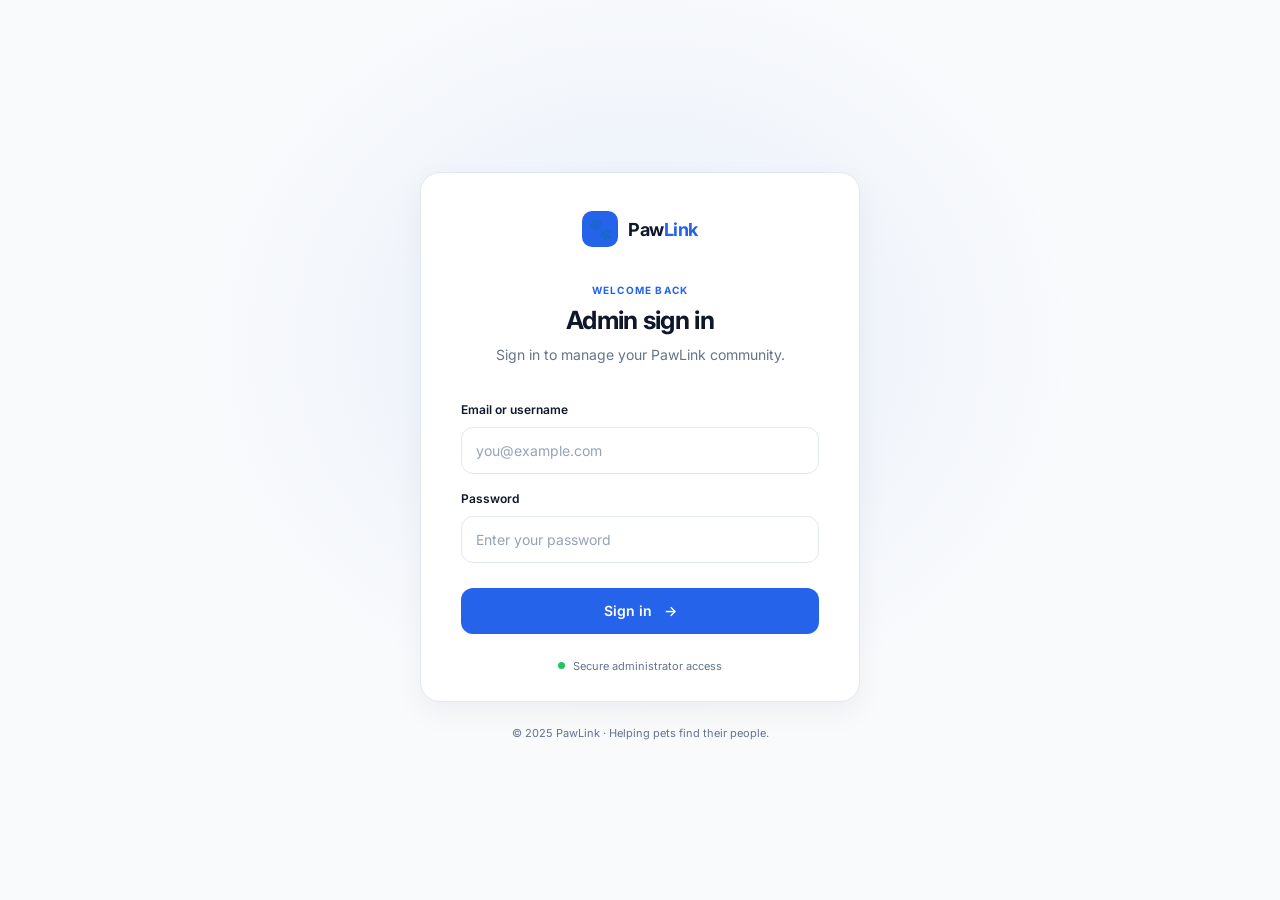
<file: index.html>
<!doctype html>
<html lang="en">
<head>
  <meta charset="utf-8">
  <meta name="viewport" content="width=device-width, initial-scale=1">
  <meta name="theme-color" content="#f8fafc">
  <title>Admin Login · PawLink</title>
  <link rel="preconnect" href="https://fonts.googleapis.com">
  <link rel="preconnect" href="https://fonts.gstatic.com" crossorigin>
  <link href="https://fonts.googleapis.com/css2?family=Inter:wght@400;500;600;700&display=swap" rel="stylesheet">
  <link rel="stylesheet" href="style.css">
  <script src="app.js" defer></script>
</head>
<body class="login-page">
  <main class="login-layout">
    <section class="auth-card" aria-labelledby="login-title">
      <a class="brand brand-centered" href="index.html" aria-label="PawLink admin login">
        <span class="brand-mark" aria-hidden="true"><svg viewBox="0 0 40 40" role="img"><path d="M20 31.2c-2.7-2.1-10.7-7.5-10.7-14.4a6.1 6.1 0 0 1 10.7-4 6.1 6.1 0 0 1 10.7 4c0 6.9-8 12.3-10.7 14.4Z"/><circle cx="11" cy="9" r="3"/><circle cx="19" cy="6.5" r="3"/><circle cx="27" cy="9" r="3"/></svg></span>
        <span class="brand-name">PawLink<span class="brand-admin">ADMIN</span></span>
      </a>
      <div class="auth-heading">
        <p class="eyebrow">WELCOME BACK</p>
        <h1 id="login-title">Admin sign in</h1>
        <p class="muted">Sign in to manage your PawLink community.</p>
      </div>
      <form id="login-form" class="login-form">
        <label for="username">Email or username</label>
        <input id="username" name="username" type="text" autocomplete="username" placeholder="you@example.com" required>
        <label for="password">Password</label>
        <input id="password" name="password" type="password" autocomplete="current-password" placeholder="Enter your password" required>
        <button class="button button-primary button-full" type="submit">Sign in <span aria-hidden="true">→</span></button>
      </form>
      <p class="login-footnote"><span class="secure-dot" aria-hidden="true"></span> Secure administrator access</p>
    </section>
    <p class="login-copyright">© 2025 PawLink · Helping pets find their people.</p>
  </main>
</body>
</html>
</file>
<file: style.css>
@import url('https://fonts.googleapis.com/css2?family=Inter:wght@400;500;600;700&display=swap');

:root{color-scheme:light;--primary:#2563eb;--primary-hover:#1d4ed8;--bg:#f8fafc;--surface:#fff;--surface-soft:#f1f5f9;--text:#0f172a;--muted:#64748b;--border:#e2e8f0;--sidebar-bg:#fff;--sidebar-width:264px;--radius-card:16px;--radius-control:12px;--shadow-card:0 10px 30px rgb(15 23 42 / 5%);--transition:180ms ease;font-family:'Inter',sans-serif;font-synthesis:none}
:root[data-theme='dark']{color-scheme:dark;--bg:#0f172a;--surface:#1e293b;--surface-soft:#263449;--text:#f1f5f9;--muted:#94a3b8;--border:#334155;--sidebar-bg:#111c30;--shadow-card:0 10px 30px rgb(0 0 0 / 14%)}
*{box-sizing:border-box}html{min-width:320px;background:var(--bg);scroll-behavior:smooth}body{min-height:100vh;margin:0;background:var(--bg);color:var(--text);font-family:'Inter',sans-serif;font-size:14px;transition:background var(--transition),color var(--transition)}button,input,select,textarea{font:inherit}button{color:inherit}a{color:inherit;text-decoration:none}img{max-width:100%}h1,h2,h3,p{margin-top:0}:focus-visible{outline:3px solid rgb(37 99 235 / 35%);outline-offset:2px}
/* PawLink brand mark and split-color wordmark */
.brand{display:inline-flex;align-items:center;gap:10px;color:var(--text);font-weight:700}.brand-mark{position:relative;display:grid;width:36px;height:36px;flex:0 0 36px;place-items:center;overflow:hidden;border-radius:10px;background:#2563eb}.brand-mark svg{display:none}.brand-mark::after{content:'🐾';display:block;font-size:20px;line-height:1}.brand-name{display:inline-flex;align-items:center;gap:0;font-size:0;font-weight:700;letter-spacing:-.5px}.brand-name::before{content:'Paw';color:var(--text);font-size:18px}.brand-name::after{content:'Link';color:#2563eb;font-size:18px}.brand-admin{display:none}
/* Login */
.login-page{background:radial-gradient(ellipse at 50% 38%,rgb(37 99 235 / 8%),transparent 48%),var(--bg)}.login-layout{display:flex;min-height:100vh;flex-direction:column;align-items:center;justify-content:center;padding:32px 20px 20px}.auth-card{width:min(100%,440px);padding:38px 40px 28px;border:1px solid var(--border);border-radius:20px;background:var(--surface);box-shadow:var(--shadow-card)}.brand-centered{display:flex;justify-content:center}.auth-heading{margin:37px 0 28px;text-align:center}.eyebrow{margin:0 0 9px;color:var(--primary);font-size:10px;font-weight:700;letter-spacing:.12em}.auth-heading h1{margin-bottom:9px;font-size:25px;letter-spacing:-.7px}.muted{color:var(--muted);line-height:1.6}.auth-heading .muted{margin:0}.login-form{display:grid;gap:10px}.login-form label{margin-top:7px;font-size:12px;font-weight:600}.login-form input{width:100%;height:47px;padding:0 14px;border:1px solid var(--border);border-radius:var(--radius-control);outline:none;background:var(--surface);color:var(--text);transition:border var(--transition),box-shadow var(--transition)}.login-form input:focus{border-color:var(--primary);box-shadow:0 0 0 3px rgb(37 99 235 / 13%)}.login-form input::placeholder{color:#94a3b8}.button{display:inline-flex;min-height:46px;align-items:center;justify-content:center;gap:12px;padding:0 16px;border:0;border-radius:var(--radius-control);cursor:pointer;font-weight:600;transition:background var(--transition),transform var(--transition)}.button-primary{margin-top:15px;background:var(--primary);color:#fff}.button-primary:hover{background:var(--primary-hover)}.button-primary:active{transform:translateY(1px)}.button-full{width:100%}.login-footnote{display:flex;align-items:center;justify-content:center;gap:8px;margin:25px 0 0;color:var(--muted);font-size:11px}.secure-dot{width:7px;height:7px;border-radius:50%;background:#22c55e}.login-copyright{margin:24px 0 0;color:var(--muted);font-size:11px;text-align:center}
/* Responsive admin shell */
.sidebar{position:fixed;z-index:20;inset:0 auto 0 0;display:flex;width:var(--sidebar-width);flex-direction:column;padding:25px 16px 18px;border-right:1px solid var(--border);background:var(--sidebar-bg);transition:transform var(--transition),background var(--transition)}.sidebar-brand{margin:0 8px 43px}.nav-caption{margin:0 12px 12px;color:var(--muted);font-size:9px;font-weight:700;letter-spacing:.13em}.primary-nav{display:grid;gap:5px}.nav-link{position:relative;display:flex;min-height:44px;align-items:center;gap:12px;padding:0 12px;border-radius:10px;color:var(--muted);font-size:12px;font-weight:500;transition:background var(--transition),color var(--transition)}.nav-link:hover{background:var(--surface-soft);color:var(--text)}.nav-link.is-active{background:#eff6ff;color:#1d4ed8;font-weight:600}:root[data-theme='dark'] .nav-link.is-active{background:#1e3a5f;color:#93c5fd}.nav-icon{display:grid;width:20px;place-items:center;font-size:19px;line-height:1}.active-indicator{position:absolute;right:0;width:3px;height:21px;border-radius:3px 0 0 3px;background:var(--primary)}.sidebar-bottom{display:grid;gap:6px;margin-top:auto}.utility-button{display:flex;min-height:40px;align-items:center;gap:11px;padding:0 11px;border:0;border-radius:9px;background:transparent;color:var(--muted);cursor:pointer;font-size:11px;text-align:left}.utility-button:hover{background:var(--surface-soft);color:var(--text)}.theme-icon,.logout-icon{display:grid;width:20px;place-items:center;color:var(--muted);font-size:18px}.sidebar-user{display:flex;align-items:center;gap:10px;margin:8px 0 5px;padding:13px 3px 12px;border-top:1px solid var(--border);border-bottom:1px solid var(--border)}.avatar,.mobile-admin-dot{display:grid;width:34px;height:34px;flex:0 0 auto;place-items:center;border-radius:50%;background:#dbeafe;color:#1d4ed8;font-size:12px;font-weight:700}.user-meta{display:grid;min-width:0;gap:3px}.user-meta strong{overflow:hidden;font-size:11px;text-overflow:ellipsis;white-space:nowrap}.user-meta span{color:var(--muted);font-size:10px}.role-tag{margin-left:auto;padding:4px 6px;border-radius:5px;background:var(--surface-soft);color:var(--muted);font-size:9px;font-weight:600}.logout-button{color:#dc2626}.logout-button:hover{background:#fef2f2;color:#b91c1c}:root[data-theme='dark'] .logout-button:hover{background:#3a2029;color:#fca5a5}.mobile-header{display:none}.drawer-scrim{display:none}.workspace{min-height:100vh;margin-left:var(--sidebar-width);padding:42px clamp(24px,4vw,58px) 60px}.page-content{width:min(100%,1240px);margin:0 auto}.page-heading{display:flex;align-items:flex-start;justify-content:space-between;gap:20px;margin-bottom:30px}.page-heading h1{margin:0 0 8px;font-size:clamp(24px,3vw,30px);letter-spacing:-1px}.page-heading p{margin-bottom:0;color:var(--muted);font-size:13px}.date-chip{display:inline-flex;align-items:center;gap:8px;padding:10px 13px;border:1px solid var(--border);border-radius:10px;background:var(--surface);color:var(--muted);font-size:11px;white-space:nowrap}
/* Common dashboard components */
.stats-grid{display:grid;grid-template-columns:repeat(4,minmax(0,1fr));gap:16px;margin-bottom:22px}.stat-card,.panel,.welcome-card{border:1px solid var(--border);border-radius:var(--radius-card);background:var(--surface);box-shadow:var(--shadow-card)}.stat-card{padding:19px 19px 17px}.stat-top{display:flex;align-items:center;justify-content:space-between;margin-bottom:17px}.stat-label{color:var(--muted);font-size:11px;font-weight:500}.stat-icon{display:grid;width:32px;height:32px;place-items:center;border-radius:10px;background:#eff6ff;color:var(--primary);font-size:16px}:root[data-theme='dark'] .stat-icon{background:#1e3a5f;color:#93c5fd}.stat-number{margin-bottom:7px;font-size:26px;font-weight:700;letter-spacing:-1px}.stat-change{color:#16a34a;font-size:10px;font-weight:600}.stat-change span{color:var(--muted);font-weight:400}.dashboard-grid{display:grid;grid-template-columns:minmax(0,1.6fr) minmax(260px,.9fr);gap:18px}.panel{padding:22px}.panel-heading{display:flex;align-items:center;justify-content:space-between;gap:12px;margin-bottom:20px}.panel-heading h2{margin:0;font-size:14px;letter-spacing:-.2px}.panel-link{color:var(--primary);font-size:11px;font-weight:600}.activity-list{display:grid}.activity-item{display:flex;align-items:flex-start;gap:12px;padding:15px 0;border-top:1px solid var(--border)}.activity-item:first-child{padding-top:0;border-top:0}.activity-badge{display:grid;width:34px;height:34px;flex:0 0 auto;place-items:center;border-radius:11px;background:var(--surface-soft);color:var(--primary)}.activity-copy{flex:1}.activity-copy p{margin:1px 0 5px;font-size:11px;line-height:1.5}.activity-copy strong{font-weight:600}.activity-copy time{color:var(--muted);font-size:10px}.status-pill{padding:5px 8px;border-radius:99px;background:#dcfce7;color:#15803d;font-size:9px;font-weight:600;white-space:nowrap}:root[data-theme='dark'] .status-pill{background:#153c30;color:#86efac}.quick-actions{display:grid;gap:10px}.quick-action{display:flex;align-items:center;gap:12px;padding:12px;border:1px solid var(--border);border-radius:11px;transition:border var(--transition),background var(--transition)}.quick-action:hover{border-color:#bfdbfe;background:var(--surface-soft)}.quick-action-icon{display:grid;width:35px;height:35px;flex:0 0 auto;place-items:center;border-radius:10px;background:#eff6ff;color:var(--primary);font-size:16px}:root[data-theme='dark'] .quick-action-icon{background:#1e3a5f;color:#93c5fd}.quick-action strong{display:block;margin-bottom:4px;font-size:11px}.quick-action small{color:var(--muted);font-size:10px}.quick-action .arrow{margin-left:auto;color:var(--muted)}.welcome-card{display:flex;align-items:center;justify-content:space-between;gap:20px;margin-bottom:22px;padding:23px 26px;overflow:hidden;background:linear-gradient(110deg,#eff6ff,var(--surface) 74%)}:root[data-theme='dark'] .welcome-card{background:linear-gradient(110deg,#1d3554,var(--surface) 74%)}.welcome-card h2{margin:0 0 7px;font-size:16px}.welcome-card p{margin:0;color:var(--muted);font-size:11px}.welcome-illustration{font-size:39px}.empty-state{padding:26px;border:1px dashed var(--border);border-radius:var(--radius-card);background:var(--surface);color:var(--muted);text-align:center}.empty-state .empty-icon{margin-bottom:10px;font-size:26px}.empty-state h2{margin:0 0 7px;color:var(--text);font-size:15px}.empty-state p{margin:0;font-size:12px;line-height:1.6}
/* Dashboard and global search */
.dashboard-home .page-heading{margin-bottom:24px}.command-hero{position:relative;display:flex;min-height:248px;align-items:center;justify-content:space-between;overflow:hidden;margin-bottom:32px;padding:34px 40px;border-radius:20px;background:linear-gradient(115deg,#173b80,#2563eb 54%,#4f8cf6);color:#fff;box-shadow:0 18px 42px rgb(37 99 235 / 17%)}.command-hero::after{position:absolute;right:18%;bottom:-180px;width:380px;height:300px;border:1px solid rgb(255 255 255 / 13%);border-radius:50%;content:''}.command-hero-copy{position:relative;z-index:1;max-width:610px}.hero-kicker{display:inline-flex;align-items:center;gap:8px;margin-bottom:15px;color:#dbeafe;font-size:10px;font-weight:700;letter-spacing:.14em}.hero-pulse,.live-dot{width:7px;height:7px;border-radius:50%;background:#4ade80;box-shadow:0 0 0 4px rgb(74 222 128 / 15%)}.command-hero h2{margin:0 0 11px;font-size:clamp(24px,3.2vw,35px);letter-spacing:-1.2px;line-height:1.15}.command-hero p{max-width:470px;margin:0 0 21px;color:#dbeafe;font-size:12px;line-height:1.7}.hero-link{display:inline-flex;align-items:center;gap:10px;padding:10px 13px;border:1px solid rgb(255 255 255 / 28%);border-radius:9px;background:rgb(255 255 255 / 12%);font-size:11px;font-weight:600}.hero-link:hover{background:rgb(255 255 255 / 22%)}.hero-art{position:absolute;top:0;right:4%;display:grid;width:245px;height:100%;place-items:center}.hero-paw{position:relative;z-index:1;display:grid;width:110px;height:110px;place-items:center;border:1px solid rgb(255 255 255 / 25%);border-radius:32px;background:rgb(255 255 255 / 13%);font-size:54px;transform:rotate(9deg)}.hero-orbit{position:absolute;width:196px;height:196px;border:1px solid rgb(255 255 255 / 17%);border-radius:50%}.orbit-two{width:242px;height:242px;border-color:rgb(255 255 255 / 11%)}.hero-spark{position:absolute;color:#bfdbfe;font-size:22px}.spark-one{top:48px;right:37px}.spark-two{bottom:47px;left:20px;font-size:17px}.dashboard-section{margin:0 0 30px}.section-title-row{display:flex;align-items:flex-end;justify-content:space-between;gap:16px;margin-bottom:15px}.section-title-row .eyebrow{margin-bottom:6px}.section-title-row h2{margin:0;font-size:16px;letter-spacing:-.4px}.live-label{display:inline-flex;align-items:center;gap:8px;padding:7px 10px;border:1px solid var(--border);border-radius:99px;background:var(--surface);color:var(--muted);font-size:10px}.live-label .live-dot{width:6px;height:6px}.kpi-grid{margin-bottom:0}.kpi-grid .stat-card{min-height:137px}.kpi-note{color:var(--muted);font-size:10px}.action-grid{display:grid;grid-template-columns:repeat(2,minmax(0,1fr));gap:12px}.action-card{display:flex;min-height:82px;align-items:center;gap:13px;padding:15px;border:1px solid var(--border);border-radius:13px;background:var(--surface);box-shadow:var(--shadow-card);transition:transform var(--transition),border-color var(--transition),background var(--transition)}.action-card:hover{transform:translateY(-2px);border-color:#bfdbfe;background:var(--surface-soft)}.action-icon{display:grid;width:42px;height:42px;flex:0 0 auto;place-items:center;border-radius:12px;font-size:18px}.action-blue{background:#eff6ff;color:#2563eb}.action-rose{background:#fff1f2;color:#e11d48}.action-amber{background:#fffbeb;color:#d97706}.action-green{background:#ecfdf5;color:#059669}:root[data-theme='dark'] .action-blue,:root[data-theme='dark'] .action-rose,:root[data-theme='dark'] .action-amber,:root[data-theme='dark'] .action-green{background:var(--surface-soft)}.action-copy{display:grid;min-width:0;gap:5px}.action-copy strong{font-size:12px}.action-copy small{color:var(--muted);font-size:10px;line-height:1.45}.action-arrow{margin-left:auto;color:var(--muted);font-size:15px}.broadcast-layout{display:grid;grid-template-columns:minmax(0,1.45fr) minmax(260px,.8fr);gap:16px}.broadcast-panel,.broadcast-history{min-width:0}.broadcast-panel .panel-heading{margin-bottom:10px}.broadcast-panel .panel-heading h2{margin:0;font-size:16px}.broadcast-panel .eyebrow{margin-bottom:6px}.broadcast-mark{display:grid;width:38px;height:38px;place-items:center;border-radius:11px;background:#eff6ff;font-size:17px}:root[data-theme='dark'] .broadcast-mark{background:#1e3a5f}.broadcast-description{margin-bottom:18px;font-size:11px}.broadcast-form{display:grid;gap:9px}.broadcast-form label{font-size:11px;font-weight:600}.broadcast-form textarea{width:100%;min-height:104px;resize:vertical;padding:12px 13px;border:1px solid var(--border);border-radius:10px;outline:none;background:var(--surface);color:var(--text);font:inherit;font-size:11px;line-height:1.6}.broadcast-form textarea:focus{border-color:var(--primary);box-shadow:0 0 0 3px rgb(37 99 235 / 13%)}.broadcast-form-footer{display:flex;align-items:center;justify-content:space-between;gap:12px}.character-count{color:var(--muted);font-size:10px}.broadcast-form .button{min-height:39px;padding:0 14px;font-size:10px}.broadcast-form .button-primary{margin:0}.form-feedback{min-height:14px;margin:0;color:#15803d;font-size:10px}.history-count{display:grid;min-width:24px;height:24px;place-items:center;border-radius:99px;background:var(--surface-soft);color:var(--muted);font-size:10px;font-weight:600}.announcement-list{display:grid}.announcement-item{display:flex;gap:10px;padding:12px 0;border-top:1px solid var(--border)}.announcement-item:first-child{padding-top:0;border-top:0}.announcement-icon{display:grid;width:30px;height:30px;flex:0 0 auto;place-items:center;border-radius:9px;background:var(--surface-soft);font-size:13px}.announcement-item p{margin:0 0 5px;overflow-wrap:anywhere;font-size:10px;line-height:1.5}.announcement-item time{color:var(--muted);font-size:9px}.announcement-empty{margin:0;font-size:11px;line-height:1.6}
.global-search-page .page-heading{margin-bottom:23px}.search-panel{margin-bottom:28px;padding:20px;border:1px solid var(--border);border-radius:var(--radius-card);background:var(--surface);box-shadow:var(--shadow-card)}.global-search-form{position:relative;display:flex;height:52px;align-items:center;gap:11px;padding:0 12px;border:1px solid var(--border);border-radius:11px;background:var(--bg)}.global-search-form:focus-within{border-color:var(--primary);box-shadow:0 0 0 3px rgb(37 99 235 / 11%)}.search-leading-icon{color:var(--muted);font-size:24px;line-height:1}.global-search-form input{width:100%;min-width:0;height:100%;border:0;outline:none;background:transparent;color:var(--text);font-size:12px}.global-search-form kbd{display:grid;width:23px;height:23px;flex:0 0 auto;place-items:center;border:1px solid var(--border);border-radius:5px;background:var(--surface);color:var(--muted);font-family:inherit;font-size:10px}.search-clear{display:grid;width:26px;height:26px;flex:0 0 auto;place-items:center;border:0;border-radius:6px;background:var(--surface-soft);color:var(--muted);cursor:pointer;font-size:19px}.search-clear[hidden]{display:none}.filter-heading{display:flex;align-items:center;justify-content:space-between;gap:12px;margin:20px 0 11px}.filter-heading>span:first-child{font-size:11px;font-weight:600}.results-count{color:var(--muted);font-size:10px}.filter-pills{display:flex;flex-wrap:wrap;gap:8px}.filter-pill{display:inline-flex;min-height:34px;align-items:center;gap:8px;padding:0 11px;border:1px solid var(--border);border-radius:99px;background:var(--surface);color:var(--muted);cursor:pointer;font-size:10px;font-weight:500}.filter-pill:hover{border-color:#93c5fd;color:var(--primary)}.filter-pill.is-selected{border-color:var(--primary);background:var(--primary);color:#fff}.filter-pill span{display:grid;min-width:18px;height:18px;place-items:center;border-radius:99px;background:rgb(100 116 139 / 12%);font-size:9px}.search-results-section{min-width:0}.search-results-heading{align-items:flex-end;margin-bottom:14px}.search-hint{color:var(--muted);font-size:10px}.record-grid{display:grid;grid-template-columns:repeat(2,minmax(0,1fr));gap:13px}.record-card{min-width:0;padding:17px;border:1px solid var(--border);border-radius:13px;background:var(--surface);box-shadow:var(--shadow-card)}.record-card-top{display:flex;align-items:center;justify-content:space-between;gap:10px;margin-bottom:13px}.record-category{padding:5px 8px;border-radius:99px;background:#eff6ff;color:#1d4ed8;font-size:9px;font-weight:600}.record-id{overflow:hidden;color:var(--muted);font-size:9px;text-overflow:ellipsis;white-space:nowrap}.record-card h3{margin:0 0 7px;overflow-wrap:anywhere;font-size:13px}.record-description{display:-webkit-box;min-height:33px;margin:0 0 15px;overflow:hidden;color:var(--muted);font-size:10px;line-height:1.6;-webkit-box-orient:vertical;-webkit-line-clamp:2}.record-card-bottom{display:flex;align-items:center;justify-content:space-between;gap:10px;padding-top:11px;border-top:1px solid var(--border)}.record-meta{overflow:hidden;color:var(--muted);font-size:9px;text-overflow:ellipsis;white-space:nowrap}.record-open-link{display:inline-flex;flex:0 0 auto;align-items:center;gap:5px;color:var(--primary);font-size:10px;font-weight:600}.search-empty{grid-column:1/-1;padding:38px 20px}.visually-hidden{position:absolute;width:1px;height:1px;padding:0;overflow:hidden;clip:rect(0,0,0,0);white-space:nowrap;clip-path:inset(50%)}
@media(max-width:1200px){.stats-grid{grid-template-columns:repeat(2,minmax(0,1fr))}.dashboard-grid{grid-template-columns:1fr}}
@media(max-width:1023px){.mobile-header{position:sticky;z-index:15;top:0;display:flex;height:64px;align-items:center;justify-content:space-between;padding:0 20px;border-bottom:1px solid var(--border);background:var(--surface)}.mobile-header .brand-mark{width:36px;height:36px;border-radius:10px}.mobile-header .brand-name::before,.mobile-header .brand-name::after{font-size:16px}.menu-button{display:grid;width:36px;height:36px;align-content:center;justify-items:center;gap:4px;border:0;border-radius:9px;background:transparent;cursor:pointer}.menu-button:hover{background:var(--surface-soft)}.menu-button span{display:block;width:17px;height:2px;border-radius:2px;background:var(--text)}.mobile-admin-dot{width:30px;height:30px;font-size:11px}.sidebar{z-index:30;width:min(290px,84vw);transform:translateX(-101%);box-shadow:12px 0 35px rgb(15 23 42 / 12%)}.drawer-open .sidebar{transform:translateX(0)}.drawer-scrim{position:fixed;z-index:25;inset:0;display:block;visibility:hidden;border:0;background:rgb(15 23 42 / 45%);opacity:0;transition:opacity var(--transition),visibility var(--transition)}.drawer-open .drawer-scrim{visibility:visible;opacity:1}.workspace{margin-left:0;padding:31px clamp(20px,5vw,48px) 50px}}
@media(max-width:900px){.broadcast-layout{grid-template-columns:1fr}}
@media(max-width:700px){.command-hero{min-height:225px;padding:27px 24px}.hero-art{right:-52px;opacity:.48}.command-hero-copy{max-width:80%}.action-grid,.record-grid{grid-template-columns:1fr}.section-title-row{align-items:flex-start}.search-hint{max-width:145px;text-align:right;line-height:1.5}}
@media(max-width:600px){.auth-card{padding:31px 24px 24px}.auth-heading{margin-top:31px}.workspace{padding:25px 17px 40px}.page-heading{margin-bottom:22px}.page-heading h1{font-size:24px}.date-chip{display:none}.stats-grid{gap:11px}.stat-card{padding:14px}.stat-label{font-size:10px}.stat-number{font-size:22px}.stat-top{margin-bottom:12px}.stat-icon{width:29px;height:29px}.panel{padding:17px}.welcome-card{padding:19px}.welcome-illustration{font-size:31px}}
@media(max-width:480px){.command-hero{min-height:245px;padding:25px 20px}.command-hero-copy{max-width:100%}.command-hero h2{font-size:25px}.hero-art{right:-100px;opacity:.25}.hero-break{display:none}.live-label{padding:6px 8px;font-size:9px}.broadcast-form-footer{align-items:flex-start;flex-direction:column}.broadcast-form .button{width:100%}.search-panel{padding:15px}.global-search-form kbd{display:none}.filter-pills{gap:6px}.filter-pill{padding:0 9px}}
</file>
<file: adopt.css>
/* Adoption acceptance lifecycle: accepted application is the final status, not Pending. */
.pet-status.status-adopted { background:#dcfce7; color:#15803d; }
:root[data-theme='dark'] .pet-status.status-adopted { background:#153c30; color:#86efac; }
.accepted-applicant { display:flex; align-items:flex-start; gap:8px; margin-top:12px; padding:9px 10px; border:1px solid #bbf7d0; border-radius:9px; background:#f0fdf4; }
.accepted-check { color:#15803d; font-size:13px; font-weight:700; }
.accepted-applicant > span:last-child { display:grid; gap:4px; }
.accepted-applicant strong { color:#166534; font-size:9px; }
.accepted-applicant small { color:#4b7a5a; font-size:8px; }
:root[data-theme='dark'] .accepted-applicant { border-color:#24543f; background:#153c30; }
:root[data-theme='dark'] .accepted-applicant strong { color:#86efac; }
:root[data-theme='dark'] .accepted-applicant small { color:#bbf7d0; }
</file>
<file: adopt-ui.css>
/* Standalone adoption page styling safeguard. Loaded after shared and page styles. */
.adopt-page { width: min(100%, 1240px); margin: 0 auto; color: var(--text, #0f172a); font-family: Inter, Arial, sans-serif; }
.adopt-page .adopt-heading { display:flex; align-items:center; justify-content:space-between; gap:20px; margin-bottom:22px; }
.adopt-page .add-pet-button { display:inline-flex; min-height:42px; align-items:center; justify-content:center; padding:0 16px; border:0; border-radius:11px; background:#2563eb; color:#fff; cursor:pointer; font:600 12px Inter,Arial,sans-serif; }
.adopt-page .add-pet-button:hover { background:#1d4ed8; }
.adopt-page .adopt-hero { position:relative; display:flex; min-height:180px; align-items:center; overflow:hidden; margin-bottom:29px; padding:27px 33px; border-radius:18px; background:linear-gradient(112deg,#124a43,#0f766e 64%,#34a89a); color:#fff; }
.adopt-page .adopt-hero h2 { margin:9px 0 8px; font-size:clamp(24px,3vw,32px); line-height:1.15; }
.adopt-page .adopt-hero p { margin:0; color:#ccfbf1; font-size:12px; }
.adopt-page .adopt-hero-kicker { color:#ccfbf1; font-size:10px; font-weight:700; letter-spacing:.14em; }
.adopt-page .adopt-hero-paw { position:absolute; right:10%; display:grid; width:105px; height:105px; place-items:center; border:1px solid rgb(255 255 255 / 23%); border-radius:30px; background:rgb(255 255 255 / 13%); font-size:50px; }
.adopt-page .section-title-row { display:flex; align-items:flex-end; justify-content:space-between; gap:16px; margin-bottom:15px; }
.adopt-page .section-title-row h2 { margin:0; color:var(--text,#0f172a); font-size:18px; }
.adopt-page .adopt-count { color:var(--muted,#64748b); font-size:12px; }
.adopt-page .pet-grid { display:grid; grid-template-columns:repeat(3,minmax(0,1fr)); gap:16px; }
.adopt-page .pet-card { min-width:0; overflow:hidden; border:1px solid var(--border,#e2e8f0); border-radius:15px; background:var(--surface,#fff); box-shadow:0 10px 30px rgb(15 23 42 / 7%); transition:transform .18s ease,box-shadow .18s ease; }
.adopt-page .pet-card:hover { transform:translateY(-2px); box-shadow:0 14px 32px rgb(15 23 42 / 11%); }
.adopt-page .pet-photo-frame { position:relative; height:200px; overflow:hidden; background:var(--surface-soft,#f1f5f9); }
.adopt-page .pet-photo { display:block; width:100%; height:100%; object-fit:cover; }
.adopt-page .pet-photo-placeholder { display:grid; width:100%; height:100%; place-items:center; color:var(--muted,#64748b); font-size:44px; }
.adopt-page .pet-status { position:absolute; top:12px; left:12px; padding:6px 10px; border-radius:99px; background:#dcfce7; color:#15803d; font-size:10px; font-weight:700; }
.adopt-page .pet-status.status-pending { background:#fef3c7; color:#92400e; }
.adopt-page .pet-status.status-adopted { background:#dcfce7; color:#15803d; }
.adopt-page .pet-card-actions { position:absolute; top:10px; right:10px; display:flex; gap:6px; }
.adopt-page .pet-card-actions button { padding:7px 10px; border:1px solid rgb(255 255 255 / 45%); border-radius:8px; background:rgb(15 23 42 / 76%); color:#fff; cursor:pointer; font-size:10px; font-weight:600; }
.adopt-page .pet-card-actions button:last-child { color:#fecaca; }
.adopt-page .pet-card-content { padding:15px 16px 17px; }
.adopt-page .pet-title-row { display:flex; align-items:baseline; justify-content:space-between; gap:10px; }
.adopt-page .pet-title-row h3 { margin:0; color:var(--text,#0f172a); font-size:16px; }
.adopt-page .pet-title-row>span,.adopt-page .pet-details,.adopt-page .pet-location { color:var(--muted,#64748b); font-size:11px; }
.adopt-page .pet-details { margin:8px 0; }
.adopt-page .pet-location { margin:0; }
.adopt-page .pet-description { margin:11px 0 0; color:var(--muted,#64748b); font-size:11px; line-height:1.6; }
.adopt-page .accepted-applicant { display:flex; gap:9px; margin-top:12px; padding:10px; border:1px solid #bbf7d0; border-radius:10px; background:#f0fdf4; }
.adopt-page .accepted-check { color:#15803d; font-weight:700; }
.adopt-page .accepted-applicant>span:last-child { display:grid; gap:4px; }
.adopt-page .accepted-applicant strong { color:#166534; font-size:10px; }
.adopt-page .accepted-applicant small { color:#4b7a5a; font-size:9px; }
.adopt-page .adoption-inquiries { margin:32px 0; }
.adopt-page .pending-count { padding:7px 10px; border-radius:99px; background:#fef3c7; color:#92400e; font-size:10px; font-weight:600; }
.adopt-page .inquiry-list { display:grid; gap:11px; }
.adopt-page .inquiry-card { display:flex; align-items:flex-start; gap:12px; padding:16px; border:1px solid var(--border,#e2e8f0); border-radius:13px; background:var(--surface,#fff); box-shadow:0 8px 24px rgb(15 23 42 / 5%); }
.adopt-page .inquiry-avatar { display:grid; width:36px; height:36px; flex:0 0 auto; place-items:center; border-radius:50%; background:#dbeafe; color:#1d4ed8; font-size:12px; font-weight:700; }
.adopt-page .inquiry-details { flex:1; min-width:0; }
.adopt-page .inquiry-name-row { display:flex; align-items:center; gap:9px; }
.adopt-page .inquiry-name-row h3 { margin:0; font-size:12px; }
.adopt-page .inquiry-status { padding:4px 8px; border-radius:99px; background:#fef3c7; color:#92400e; font-size:9px; font-weight:600; }
.adopt-page .inquiry-pet,.adopt-page .inquiry-email { color:var(--muted,#64748b); font-size:10px; }
.adopt-page .inquiry-note { font-size:11px; line-height:1.55; }
.adopt-page .inquiry-actions { display:flex; flex:0 0 auto; gap:7px; }
.adopt-page .inquiry-actions .button { min-height:34px; padding:0 11px; border:0; border-radius:9px; cursor:pointer; font-size:10px; font-weight:600; }
.adopt-page .approve-button { background:#16a34a; color:#fff; }
.adopt-page .decline-button { border:1px solid var(--border,#e2e8f0)!important; background:var(--surface,#fff); color:#dc2626; }
.adopt-page .pet-empty,.adopt-page .inquiry-empty { grid-column:1/-1; padding:35px 20px; border:1px dashed var(--border,#e2e8f0); border-radius:14px; background:var(--surface,#fff); color:var(--muted,#64748b); text-align:center; }

/* Add/edit pet modal: explicit open state and native dialog backdrop. */
.adopt-page dialog.pet-dialog { position:fixed; inset:0; display:none; width:min(540px,calc(100% - 28px)); max-width:none; max-height:min(90vh,760px); margin:auto; padding:0; overflow:auto; border:1px solid var(--border,#e2e8f0); border-radius:17px; background:var(--surface,#fff); color:var(--text,#0f172a); box-shadow:0 24px 80px rgb(15 23 42 / 25%); }
.adopt-page dialog.pet-dialog[open] { display:block; }
.adopt-page dialog.pet-dialog::backdrop { background:rgb(15 23 42 / 58%); backdrop-filter:blur(3px); }
.adopt-page .pet-form { display:grid; gap:12px; padding:25px; }
.adopt-page .pet-dialog-heading { display:flex; align-items:flex-start; justify-content:space-between; gap:15px; margin-bottom:4px; }
.adopt-page .pet-dialog-heading .eyebrow { margin:0 0 6px; color:#2563eb; font-size:10px; font-weight:700; letter-spacing:.1em; }
.adopt-page .pet-dialog-heading h2 { margin:0; font-size:20px; }
.adopt-page .pet-dialog-close { display:grid; width:34px; height:34px; flex:0 0 auto; place-items:center; border:0; border-radius:9px; background:var(--surface-soft,#f1f5f9); color:var(--muted,#64748b); cursor:pointer; font-size:22px; }
.adopt-page .pet-form-grid { display:grid; grid-template-columns:repeat(2,minmax(0,1fr)); gap:12px; }
.adopt-page .pet-form-grid>div { display:grid; align-content:start; gap:7px; }
.adopt-page .pet-form-grid>.pet-form-wide { grid-column:1/-1; }
.adopt-page .pet-form label { color:var(--text,#0f172a); font-size:11px; font-weight:600; }
.adopt-page .pet-form input:not([type=hidden]),.adopt-page .pet-form select,.adopt-page .pet-form textarea { width:100%; min-height:42px; padding:10px 12px; border:1px solid var(--border,#e2e8f0); border-radius:9px; outline:0; background:var(--surface,#fff); color:var(--text,#0f172a); font:400 11px Inter,Arial,sans-serif; }
.adopt-page .pet-form textarea { min-height:86px; resize:vertical; line-height:1.5; }
.adopt-page .pet-form input:focus,.adopt-page .pet-form select:focus,.adopt-page .pet-form textarea:focus { border-color:#2563eb; box-shadow:0 0 0 3px rgb(37 99 235 / 12%); }
.adopt-page .pet-form-feedback { min-height:14px; margin:0; color:#dc2626; font-size:10px; }
.adopt-page .pet-dialog-actions { display:flex; justify-content:flex-end; gap:9px; margin-top:5px; }
.adopt-page .pet-dialog-actions .button { min-height:40px; padding:0 15px; border-radius:9px; cursor:pointer; font-size:11px; font-weight:600; }
.adopt-page .pet-dialog-actions .pet-cancel { border:1px solid var(--border,#e2e8f0); background:var(--surface,#fff); color:var(--muted,#64748b); }
.adopt-page .pet-dialog-actions .button-primary { border:0; background:#2563eb; color:#fff; }
@media (max-width:900px) { .adopt-page .pet-grid { grid-template-columns:repeat(2,minmax(0,1fr)); } }
@media (max-width:650px) {
  .adopt-page .adopt-heading { align-items:flex-start; flex-direction:column; }
  .adopt-page .adopt-hero { min-height:190px; padding:24px 22px; }
  .adopt-page .adopt-hero-paw { right:-25px; opacity:.45; }
  .adopt-page .pet-grid { grid-template-columns:1fr; }
  .adopt-page .pet-photo-frame { height:220px; }
  .adopt-page .inquiry-card { flex-wrap:wrap; }
  .adopt-page .inquiry-actions { width:100%; padding-left:48px; }
  .adopt-page .inquiry-actions .button { flex:1; }
  .adopt-page .pet-form { padding:20px; }
  .adopt-page .pet-form-grid { grid-template-columns:1fr; }
  .adopt-page .pet-form-grid>.pet-form-wide { grid-column:auto; }
}
</file>
<file: donations.css>
/* PawLink donation analytics */
.donations-page .page-heading { align-items: center; margin-bottom: 22px; }.export-button { flex: 0 0 auto; margin: 0; padding: 0 14px; font-size: 10px; }
.donation-hero { position: relative; display: flex; min-height: 194px; align-items: center; overflow: hidden; margin-bottom: 20px; padding: 28px 34px; border-radius: 18px; background: linear-gradient(112deg, #123b4a, #0f766e 63%, #2ca895); color: #fff; box-shadow: 0 16px 38px rgb(15 118 110 / 14%); }.donation-hero::after { position: absolute; right: 7%; bottom: -180px; width: 360px; height: 300px; border: 1px solid rgb(255 255 255 / 15%); border-radius: 50%; content: ''; }.donation-hero > div:first-child { position: relative; z-index: 1; }.donation-kicker { display: inline-flex; align-items: center; gap: 8px; color: #ccfbf1; font-size: 9px; font-weight: 700; letter-spacing: .14em; }.donation-live-dot { width: 7px; height: 7px; border-radius: 50%; background: #4ade80; box-shadow: 0 0 0 4px rgb(74 222 128 / 15%); }.donation-hero h2 { margin: 10px 0 8px; font-size: clamp(24px, 3vw, 32px); letter-spacing: -1px; line-height: 1.15; }.donation-hero p { margin: 0; color: #ccfbf1; font-size: 11px; }.donation-hero-art { position: absolute; right: 10%; display: grid; width: 112px; height: 112px; place-items: center; border: 1px solid rgb(255 255 255 / 23%); border-radius: 32px; background: rgb(255 255 255 / 13%); transform: rotate(8deg); }.donation-hero-art span { font-size: 58px; }.donation-hero-art i { position: absolute; top: 8px; right: 12px; color: #a7f3d0; font-size: 20px; font-style: normal; }
.donation-kpis { display: grid; grid-template-columns: repeat(4, minmax(0, 1fr)); gap: 13px; margin-bottom: 20px; }.donation-kpi { min-width: 0; padding: 17px; border: 1px solid var(--border); border-radius: 14px; background: var(--surface); box-shadow: var(--shadow-card); }.donation-kpi-top { display: flex; align-items: center; justify-content: space-between; gap: 8px; margin-bottom: 15px; color: var(--muted); font-size: 9px; }.donation-icon { display: grid; width: 30px; height: 30px; place-items: center; border-radius: 9px; background: #ecfdf5; color: #059669; font-size: 15px; }.donation-kpi > strong { display: block; margin-bottom: 6px; font-size: clamp(20px, 2.2vw, 26px); letter-spacing: -.8px; }.donation-kpi > small { color: var(--muted); font-size: 9px; }.goal-kpi > strong { font-size: 20px; }.goal-kpi > strong small { color: var(--muted); font-size: 10px; font-weight: 500; letter-spacing: 0; }.goal-percent { color: #059669; font-size: 10px; font-weight: 700; }.goal-track, .campaign-track { height: 7px; overflow: hidden; border-radius: 99px; background: var(--surface-soft); }.goal-track { margin: 10px 0 7px; }.goal-track > span { display: block; width: 0; height: 100%; border-radius: inherit; background: linear-gradient(90deg, #10b981, #34d399); transition: width 350ms ease; }
.analytics-grid { display: grid; grid-template-columns: minmax(0, 1.05fr) minmax(0, .95fr); gap: 15px; margin-bottom: 24px; }.analytics-panel { min-width: 0; padding: 20px; border: 1px solid var(--border); border-radius: 15px; background: var(--surface); box-shadow: var(--shadow-card); }.analytics-heading { display: flex; align-items: flex-start; justify-content: space-between; gap: 12px; margin-bottom: 23px; }.analytics-heading .eyebrow { margin-bottom: 6px; }.analytics-heading h2 { margin: 0; font-size: 14px; }.chart-legend { display: inline-flex; align-items: center; gap: 6px; color: var(--muted); font-size: 9px; }.chart-legend i { width: 7px; height: 7px; border-radius: 50%; background: #10b981; }.campaign-chart { display: grid; gap: 19px; }.campaign-row { display: grid; gap: 8px; }.campaign-label-row { display: flex; justify-content: space-between; gap: 12px; color: var(--muted); font-size: 10px; }.campaign-label-row strong { color: var(--text); font-size: 10px; }.campaign-bar { display: block; height: 100%; min-width: 4px; border-radius: inherit; background: #10b981; transition: width 300ms ease; }.campaign-color-1 { background: #3b82f6; }.campaign-color-2 { background: #8b5cf6; }.trend-total { color: var(--muted); font-size: 9px; }.trend-chart { display: grid; height: 168px; grid-template-columns: repeat(6, minmax(0, 1fr)); align-items: end; gap: 12px; padding-top: 5px; }.trend-column { display: grid; height: 100%; min-width: 0; grid-template-rows: 18px 1fr 17px; align-items: end; gap: 6px; text-align: center; }.trend-value { overflow: hidden; color: var(--muted); font-size: 8px; text-overflow: ellipsis; white-space: nowrap; }.trend-track { display: flex; width: 100%; height: 100%; align-items: flex-end; justify-content: center; border-bottom: 1px solid var(--border); }.trend-track span { display: block; width: min(28px, 75%); min-height: 0; border-radius: 6px 6px 0 0; background: linear-gradient(180deg, #34d399, #059669); }.trend-month { color: var(--muted); font-size: 9px; }
.ledger-section { overflow: hidden; border: 1px solid var(--border); border-radius: 15px; background: var(--surface); box-shadow: var(--shadow-card); }.ledger-title-row { display: flex; align-items: flex-end; justify-content: space-between; gap: 12px; padding: 20px 20px 15px; }.ledger-title-row .eyebrow { margin-bottom: 6px; }.ledger-title-row h2 { margin: 0 0 5px; font-size: 16px; }.ledger-subtitle { margin: 0; color: var(--muted); font-size: 10px; }.ledger-count { color: var(--muted); font-size: 9px; }.ledger-toolbar { display: flex; align-items: center; gap: 10px; padding: 0 20px 15px; }.ledger-search { display: flex; width: min(100%, 360px); height: 38px; align-items: center; gap: 8px; padding: 0 10px; border: 1px solid var(--border); border-radius: 8px; background: var(--bg); color: var(--muted); font-size: 18px; }.ledger-search:focus-within { border-color: var(--primary); }.ledger-search input { width: 100%; height: 100%; border: 0; outline: 0; background: transparent; color: var(--text); font: inherit; font-size: 10px; }.status-filter-label { display: flex; align-items: center; gap: 7px; color: var(--muted); font-size: 9px; }.status-filter-label select { min-height: 36px; padding: 0 9px; border: 1px solid var(--border); border-radius: 8px; background: var(--surface); color: var(--text); font: inherit; font-size: 9px; }.ledger-table-wrap { width: 100%; overflow-x: auto; }.ledger-table { width: 100%; border-collapse: collapse; text-align: left; white-space: nowrap; }.ledger-table th { padding: 11px 15px; background: var(--surface-soft); color: var(--muted); font-size: 8px; font-weight: 600; text-transform: uppercase; letter-spacing: .06em; }.ledger-table th:first-child, .ledger-table td:first-child { padding-left: 20px; }.ledger-table td { padding: 12px 15px; border-top: 1px solid var(--border); font-size: 9px; }.donor-cell { display: inline-flex; align-items: center; gap: 9px; }.donor-cell strong { font-size: 9px; font-weight: 600; }.donor-avatar { display: grid; width: 27px; height: 27px; place-items: center; border-radius: 50%; background: #d1fae5; color: #047857; font-size: 9px; font-weight: 700; }.amount-cell { font-weight: 600; }.donation-status { display: inline-flex; padding: 5px 8px; border-radius: 99px; background: #dcfce7; color: #15803d; font-size: 8px; font-weight: 600; }.donation-status.status-pending { background: #fef3c7; color: #92400e; }.donation-status.status-failed, .donation-status.status-cancelled { background: #fee2e2; color: #b91c1c; }:root[data-theme='dark'] .donation-status { background: #153c30; color: #86efac; }:root[data-theme='dark'] .donation-status.status-pending { background: #3b3020; color: #fcd34d; }:root[data-theme='dark'] .donation-status.status-failed, :root[data-theme='dark'] .donation-status.status-cancelled { background: #3a2029; color: #fca5a5; }.ledger-empty { padding: 35px 20px; color: var(--muted); text-align: center; }.ledger-empty[hidden] { display: none; }.ledger-empty > span { font-size: 24px; }.ledger-empty h3 { margin: 8px 0 5px; color: var(--text); font-size: 13px; }.ledger-empty p { margin: 0; font-size: 9px; }.visually-hidden { position: absolute; width: 1px; height: 1px; padding: 0; overflow: hidden; clip: rect(0, 0, 0, 0); white-space: nowrap; clip-path: inset(50%); }
@media (max-width: 1050px) { .donation-kpis { grid-template-columns: repeat(2, minmax(0, 1fr)); }.analytics-grid { grid-template-columns: 1fr; } }
@media (max-width: 650px) { .donations-page .page-heading { align-items: flex-start; flex-direction: column; }.export-button { min-height: 40px; }.donation-hero { min-height: 190px; padding: 24px 22px; }.donation-hero-art { right: -20px; opacity: .4; }.donation-hero > div:first-child { max-width: 82%; }.donation-kpis { gap: 10px; }.donation-kpi { padding: 13px; }.donation-kpi-top { align-items: flex-start; min-height: 32px; font-size: 8px; }.donation-kpi > strong { font-size: 20px; }.goal-kpi > strong { font-size: 17px; }.analytics-panel { padding: 16px; }.trend-chart { gap: 6px; }.trend-value { font-size: 7px; }.ledger-title-row { align-items: flex-start; padding: 17px 14px 13px; }.ledger-toolbar { align-items: flex-start; flex-direction: column; padding: 0 14px 13px; }.ledger-search { width: 100%; }.ledger-table th:first-child, .ledger-table td:first-child { padding-left: 14px; }.ledger-table th, .ledger-table td { padding-right: 12px; padding-left: 12px; } }
</file>
<file: profile.css>
/* PawLink administrator profile */
.profile-page .page-heading { margin-bottom: 24px; }.profile-layout { display: grid; grid-template-columns: minmax(0, 1.2fr) minmax(280px, .8fr); align-items: start; gap: 17px; }.profile-card, .activity-panel { padding: 22px; border: 1px solid var(--border); border-radius: 16px; background: var(--surface); box-shadow: var(--shadow-card); }.profile-card-heading, .activity-heading { display: flex; align-items: flex-start; justify-content: space-between; gap: 12px; }.profile-card-heading .eyebrow, .activity-heading .eyebrow { margin-bottom: 6px; }.profile-card-heading h2, .activity-heading h2 { margin: 0; font-size: 15px; }.profile-role { padding: 5px 8px; border-radius: 6px; background: #eff6ff; color: #1d4ed8; font-size: 9px; font-weight: 700; }:root[data-theme='dark'] .profile-role { background: #1e3a5f; color: #bfdbfe; }.profile-identity { display: flex; align-items: center; gap: 12px; margin: 21px 0; padding: 15px; border: 1px solid var(--border); border-radius: 12px; background: var(--bg); }.profile-avatar { display: grid; width: 48px; height: 48px; place-items: center; border-radius: 50%; background: #dbeafe; color: #1d4ed8; font-size: 16px; font-weight: 700; }.profile-identity > div { display: grid; gap: 5px; }.profile-identity strong { font-size: 12px; }.profile-identity > div > span { color: var(--muted); font-size: 9px; }.profile-form { display: grid; gap: 9px; }.profile-form label { margin-top: 6px; font-size: 10px; font-weight: 600; }.profile-form input, .profile-form textarea { width: 100%; min-height: 43px; padding: 10px 12px; border: 1px solid var(--border); border-radius: 9px; outline: none; background: var(--surface); color: var(--text); font: inherit; font-size: 10px; }.profile-form textarea { resize: vertical; line-height: 1.6; }.profile-form input:focus, .profile-form textarea:focus { border-color: var(--primary); box-shadow: 0 0 0 3px rgb(37 99 235 / 10%); }.profile-form-footer { display: flex; align-items: center; justify-content: space-between; gap: 10px; margin-top: 10px; }.profile-form-footer .button { min-height: 40px; margin: 0; padding: 0 14px; font-size: 10px; }.profile-feedback { color: #15803d; font-size: 9px; }.profile-side-column { display: grid; gap: 15px; }.profile-note { position: relative; overflow: hidden; padding: 20px; border-radius: 15px; background: linear-gradient(130deg, #173b80, #2563eb 72%, #528cf3); color: #fff; }.profile-note-icon { display: grid; width: 34px; height: 34px; margin-bottom: 19px; place-items: center; border: 1px solid rgb(255 255 255 / 22%); border-radius: 10px; background: rgb(255 255 255 / 12%); }.profile-note .eyebrow { margin-bottom: 7px; color: #dbeafe; }.profile-note h2 { margin: 0 0 7px; font-size: 16px; }.profile-note > p:last-child { max-width: 300px; margin: 0; color: #dbeafe; font-size: 10px; line-height: 1.6; }.activity-panel { padding: 19px; }.activity-heading { margin-bottom: 16px; }.profile-activity-list { display: grid; }.profile-activity-item { display: flex; gap: 11px; padding: 12px 0; border-top: 1px solid var(--border); }.profile-activity-item:first-child { padding-top: 0; border-top: 0; }.activity-dot { width: 8px; height: 8px; flex: 0 0 auto; margin-top: 4px; border-radius: 50%; background: #60a5fa; box-shadow: 0 0 0 4px #eff6ff; }.profile-activity-item p { margin: 0 0 5px; font-size: 9px; line-height: 1.5; }.profile-activity-item time { color: var(--muted); font-size: 8px; }.profile-no-activity { color: var(--muted); font-size: 10px; }
@media (max-width: 800px) { .profile-layout { grid-template-columns: 1fr; } }
@media (max-width: 600px) { .profile-card { padding: 18px; }.profile-form-footer { align-items: flex-start; flex-direction: column; }.profile-form-footer .button { width: 100%; }.profile-feedback { min-height: 12px; } }
</file>
<file: reports.css>
/* PawLink Community Reports page — complete layout and interaction styling */
.reports-page { max-width: 1240px; }
.reports-page .page-heading { align-items: center; margin-bottom: 22px; }
.reports-create { flex: 0 0 auto; margin: 0; padding: 0 15px; font-size: 11px; }
.reports-banner { position: relative; display: flex; min-height: 205px; align-items: center; justify-content: space-between; overflow: hidden; margin-bottom: 20px; padding: 28px 34px; border-radius: 18px; background: linear-gradient(112deg, #173b80, #2563eb 62%, #528cf3); color: #fff; box-shadow: 0 16px 38px rgb(37 99 235 / 14%); }
.reports-banner::after { position: absolute; right: 9%; bottom: -180px; width: 360px; height: 300px; border: 1px solid rgb(255 255 255 / 15%); border-radius: 50%; content: ''; }
.reports-banner-copy { position: relative; z-index: 1; }
.banner-kicker { color: #dbeafe; font-size: 9px; font-weight: 700; letter-spacing: .14em; }
.reports-banner h2 { margin: 9px 0 8px; font-size: clamp(24px, 3vw, 32px); letter-spacing: -1px; line-height: 1.15; }
.reports-banner p { margin: 0; color: #dbeafe; font-size: 11px; }
.reports-banner-art { position: absolute; right: 8%; display: grid; width: 120px; height: 120px; place-items: center; border: 1px solid rgb(255 255 255 / 24%); border-radius: 34px; background: rgb(255 255 255 / 13%); font-size: 58px; transform: rotate(9deg); }

.feed-controls { display: grid; gap: 14px; margin-bottom: 18px; padding: 16px; border: 1px solid var(--border); border-radius: 14px; background: var(--surface); box-shadow: var(--shadow-card); }
.feed-filter-row { display: flex; align-items: center; justify-content: space-between; gap: 12px; }
.report-filter-pills { display: flex; flex-wrap: wrap; gap: 7px; }
.report-filter { display: inline-flex; min-height: 34px; align-items: center; justify-content: center; padding: 0 12px; border: 1px solid var(--border); border-radius: 99px; background: var(--surface); color: var(--muted); cursor: pointer; font-size: 10px; font-weight: 500; transition: background var(--transition), border-color var(--transition), color var(--transition); }
.report-filter:hover { border-color: #93c5fd; color: var(--primary); }
.report-filter.is-selected { border-color: var(--primary); background: var(--primary); color: #fff; }
.feed-result-count { flex: 0 0 auto; color: var(--muted); font-size: 10px; }
.report-search { display: flex; height: 43px; align-items: center; gap: 10px; padding: 0 12px; border: 1px solid var(--border); border-radius: 9px; background: var(--bg); color: var(--muted); font-size: 20px; }
.report-search:focus-within { border-color: var(--primary); box-shadow: 0 0 0 3px rgb(37 99 235 / 10%); }
.report-search input { width: 100%; height: 100%; border: 0; outline: 0; background: transparent; color: var(--text); font: inherit; font-size: 11px; }
.report-search input::placeholder { color: var(--muted); }
.visually-hidden { position: absolute !important; width: 1px !important; height: 1px !important; padding: 0 !important; overflow: hidden !important; clip: rect(0, 0, 0, 0) !important; white-space: nowrap !important; clip-path: inset(50%) !important; }

.community-feed { width: min(100%, 820px); margin: 0 auto; }
.feed-list { display: grid; gap: 16px; }
.feed-card { overflow: hidden; border: 1px solid var(--border); border-radius: 15px; background: var(--surface); box-shadow: var(--shadow-card); }
.feed-card-header { display: flex; min-height: 66px; align-items: center; gap: 10px; padding: 13px 15px; }
.feed-avatar, .comment-avatar { display: grid; flex: 0 0 auto; place-items: center; border-radius: 50%; background: #dbeafe; color: #1d4ed8; font-size: 11px; font-weight: 700; }
.feed-avatar { width: 36px; height: 36px; }
.feed-author { display: grid; min-width: 0; gap: 4px; }
.feed-author strong { font-size: 10px; }
.feed-author > span { color: var(--muted); font-size: 9px; }
.feed-category { flex: 0 0 auto; margin-left: auto; padding: 5px 8px; border-radius: 99px; background: #eff6ff; color: #1d4ed8; font-size: 8px; font-weight: 600; }
.feed-category.category-lost { background: #fff1f2; color: #be123c; }
.feed-category.category-found { background: #ecfdf5; color: #047857; }
.feed-category.category-reunion { background: #dcfce7; color: #15803d; }
.feed-category.category-community { background: #f1f5f9; color: #475569; }
:root[data-theme='dark'] .feed-category { background: #1e3a5f; color: #bfdbfe; }
:root[data-theme='dark'] .feed-category.category-lost { background: #3a2029; color: #fda4af; }
:root[data-theme='dark'] .feed-category.category-found, :root[data-theme='dark'] .feed-category.category-reunion { background: #153c30; color: #86efac; }
:root[data-theme='dark'] .feed-category.category-community { background: #263449; color: #cbd5e1; }
.feed-admin-actions { display: flex; align-items: center; gap: 5px; margin-left: 4px; }
.feed-action { padding: 6px 8px; border: 0; border-radius: 6px; background: transparent; color: var(--primary); cursor: pointer; font-size: 9px; font-weight: 600; }
.feed-action:hover { background: var(--surface-soft); }
.feed-delete { color: #dc2626; }
.feed-image { display: block; width: 100%; max-height: 390px; object-fit: cover; background: var(--surface-soft); }
.feed-card-body { padding: 14px 16px 15px; }
.feed-caption { margin: 0 0 11px; font-size: 11px; line-height: 1.7; white-space: pre-wrap; overflow-wrap: anywhere; }
.reunited-badge { display: inline-flex; margin: 0 0 8px; padding: 5px 8px; border-radius: 99px; background: #dcfce7; color: #15803d; font-size: 9px; font-weight: 600; }
:root[data-theme='dark'] .reunited-badge { background: #153c30; color: #86efac; }
.feed-reaction-row { display: flex; min-height: 38px; align-items: center; gap: 14px; border-bottom: 1px solid var(--border); color: var(--muted); font-size: 9px; }
.reaction-button { display: inline-flex; align-items: center; gap: 5px; padding: 6px 8px; border: 0; border-radius: 6px; background: transparent; color: #e11d48; cursor: pointer; font-size: 13px; }
.reaction-button span { color: var(--muted); font-size: 9px; }
.reaction-button:hover { background: #fff1f2; }
.comment-total { color: var(--muted); }
.mark-reunited { margin-left: auto; }
.comment-thread { display: grid; gap: 9px; padding-top: 11px; }
.comment-row { display: flex; align-items: flex-start; gap: 8px; }
.comment-avatar { width: 27px; height: 27px; font-size: 8px; }
.comment-bubble { flex: 1; min-width: 0; padding: 8px 10px; border-radius: 10px; background: var(--surface-soft); }
.comment-bubble strong { font-size: 9px; }
.comment-bubble p { margin: 4px 0 3px; font-size: 9px; line-height: 1.55; overflow-wrap: anywhere; }
.comment-bubble time { color: var(--muted); font-size: 8px; }
.comment-delete { width: 26px; height: 26px; flex: 0 0 auto; border: 0; border-radius: 6px; background: transparent; color: var(--muted); cursor: pointer; font-size: 17px; }
.comment-delete:hover { background: #fff1f2; color: #dc2626; }
.comment-form { display: flex; gap: 8px; padding-top: 3px; }
.comment-form input { width: 100%; min-width: 0; height: 36px; padding: 0 11px; border: 1px solid var(--border); border-radius: 99px; outline: 0; background: var(--surface); color: var(--text); font: inherit; font-size: 9px; }
.comment-form input:focus { border-color: var(--primary); }
.comment-form button { padding: 0 12px; border: 0; border-radius: 99px; background: var(--surface-soft); color: var(--primary); cursor: pointer; font-size: 9px; font-weight: 600; }
.report-empty { padding: 42px 20px; border: 1px dashed var(--border); border-radius: 14px; background: var(--surface); color: var(--muted); text-align: center; }
.report-empty > span { display: block; margin-bottom: 10px; font-size: 28px; }
.report-empty h2 { margin: 0 0 7px; color: var(--text); font-size: 15px; }
.report-empty p { margin: 0; font-size: 11px; }
.admin-comment-tag { margin-left: 5px; padding: 2px 4px; border-radius: 4px; background: #dbeafe; color: #1d4ed8; font-size: 7px; letter-spacing: .04em; }
:root[data-theme='dark'] .admin-comment-tag { background: #1e3a5f; color: #bfdbfe; }

/* Create/edit post modal */
.report-dialog { position: fixed; inset: 0; width: min(540px, calc(100% - 28px)); max-width: none; max-height: min(90vh, 780px); margin: auto; padding: 0; overflow: auto; border: 1px solid var(--border); border-radius: 16px; background: var(--surface); color: var(--text); box-shadow: 0 24px 80px rgb(15 23 42 / 25%); }
.report-dialog[open] { display: block; }
.report-dialog::backdrop { background: rgb(15 23 42 / 58%); backdrop-filter: blur(3px); }
.report-form { display: grid; gap: 10px; padding: 24px; }
.report-dialog-heading { display: flex; align-items: flex-start; justify-content: space-between; gap: 15px; margin-bottom: 4px; }
.report-dialog-heading .eyebrow { margin-bottom: 6px; }
.report-dialog-heading h2 { margin: 0; font-size: 18px; }
.report-dialog-close { display: grid; width: 34px; height: 34px; flex: 0 0 auto; place-items: center; border: 0; border-radius: 9px; background: var(--surface-soft); color: var(--muted); cursor: pointer; font-size: 22px; }
.report-dialog-close:hover { color: var(--text); }
.report-form > label { margin-top: 3px; font-size: 10px; font-weight: 600; }
.report-form input:not([type=checkbox]):not([type=file]), .report-form select, .report-form textarea { width: 100%; min-height: 42px; padding: 10px 12px; border: 1px solid var(--border); border-radius: 9px; outline: 0; background: var(--surface); color: var(--text); font: inherit; font-size: 11px; }
.report-form textarea { min-height: 104px; resize: vertical; line-height: 1.6; }
.report-form input:focus, .report-form select:focus, .report-form textarea:focus { border-color: var(--primary); box-shadow: 0 0 0 3px rgb(37 99 235 / 11%); }
.report-form input::placeholder, .report-form textarea::placeholder { color: var(--muted); }
.optional-text { color: var(--muted); font-weight: 400; }
.reunited-option { display: flex; align-items: center; gap: 8px; color: var(--muted); }
.reunited-option input { accent-color: var(--primary); }
.report-dialog-actions { display: flex; justify-content: flex-end; gap: 9px; margin-top: 8px; }
.report-dialog-actions .button { min-height: 40px; padding: 0 14px; font-size: 10px; }
.report-cancel { border: 1px solid var(--border); background: var(--surface); color: var(--muted); }
.report-dialog .button-primary { margin-top: 0; }
.upload-divider { display: flex; align-items: center; gap: 10px; color: var(--muted); font-size: 9px; }
.upload-divider::before, .upload-divider::after { height: 1px; flex: 1; background: var(--border); content: ''; }
.image-drop-zone { position: relative; display: grid; min-height: 132px; justify-items: center; align-content: center; gap: 7px; padding: 16px; border: 1px dashed #94a3b8; border-radius: 12px; background: var(--bg); color: var(--muted); cursor: pointer; text-align: center; transition: border-color var(--transition), background var(--transition), color var(--transition); }
.image-drop-zone:hover, .image-drop-zone.is-dragging { border-color: var(--primary); background: #eff6ff; color: var(--primary); }
:root[data-theme='dark'] .image-drop-zone:hover, :root[data-theme='dark'] .image-drop-zone.is-dragging { background: #1e3a5f; }
.drop-zone-icon { display: grid; width: 32px; height: 32px; place-items: center; border-radius: 9px; background: var(--surface-soft); color: var(--primary); font-size: 19px; }
.image-drop-zone strong { color: var(--text); font-size: 10px; }
.image-drop-zone > span:last-of-type { font-size: 9px; }
.image-drop-zone img { display: block; width: auto; max-width: 100%; max-height: 190px; border-radius: 8px; object-fit: contain; }
.image-drop-zone img[hidden] { display: none; }
.image-drop-zone.has-image { grid-template-columns: 1fr; }
.remove-image-button { padding: 5px 9px; border: 1px solid var(--border); border-radius: 7px; background: var(--surface); color: #dc2626; cursor: pointer; font-size: 9px; font-weight: 600; }
.remove-image-button[hidden] { display: none; }
.upload-feedback { min-height: 14px; margin: -5px 0 0; color: #15803d; font-size: 9px; }
.upload-feedback.is-error { color: #dc2626; }

@media (max-width: 650px) {
  .reports-page .page-heading { align-items: flex-start; flex-direction: column; }
  .reports-create { min-height: 40px; }
  .reports-banner { min-height: 190px; padding: 24px 22px; }
  .reports-banner-art { right: -25px; opacity: .45; }
  .reports-banner-copy { max-width: 78%; }
  .feed-filter-row { align-items: flex-start; flex-direction: column; }
  .report-filter-pills { width: 100%; flex-wrap: nowrap; overflow-x: auto; padding-bottom: 3px; }
  .report-filter { flex: 0 0 auto; }
  .feed-controls { overflow: hidden; }
  .feed-card-header { flex-wrap: wrap; }
  .feed-category { margin-left: auto; }
  .feed-admin-actions { width: 100%; justify-content: flex-end; }
  .report-form { padding: 20px; }
}
</file>
<file: shop.css>
/* PawLink marketplace product catalog */
.shop-page .shop-heading { align-items: center; margin-bottom: 22px; }.add-item-button { flex: 0 0 auto; margin: 0; padding: 0 15px; font-size: 11px; }
.shop-hero { position: relative; display: flex; min-height: 192px; align-items: center; justify-content: space-between; overflow: hidden; margin-bottom: 22px; padding: 28px 34px; border-radius: 18px; background: linear-gradient(112deg, #53378d, #7c3aed 60%, #a78bfa); color: #fff; box-shadow: 0 16px 38px rgb(124 58 237 / 15%); }.shop-hero::after { position: absolute; right: 7%; bottom: -180px; width: 360px; height: 300px; border: 1px solid rgb(255 255 255 / 15%); border-radius: 50%; content: ''; }.shop-hero > div { position: relative; z-index: 1; }.shop-hero-kicker { color: #ede9fe; font-size: 9px; font-weight: 700; letter-spacing: .14em; }.shop-hero h2 { margin: 9px 0 8px; font-size: clamp(24px, 3vw, 32px); letter-spacing: -1px; line-height: 1.15; }.shop-hero p { margin: 0; color: #ede9fe; font-size: 11px; }.shop-hero-art { position: absolute; right: 10%; display: grid; width: 108px; height: 108px; place-items: center; border: 1px solid rgb(255 255 255 / 23%); border-radius: 30px; background: rgb(255 255 255 / 13%); font-size: 48px; transform: rotate(8deg); }
.shop-toolbar { display: grid; gap: 14px; margin-bottom: 25px; padding: 16px; border: 1px solid var(--border); border-radius: 14px; background: var(--surface); box-shadow: var(--shadow-card); }.shop-filter-row { display: flex; align-items: center; justify-content: space-between; gap: 12px; }.shop-filter-pills { display: flex; flex-wrap: wrap; gap: 7px; }.shop-filter { display: inline-flex; min-height: 32px; align-items: center; padding: 0 11px; border: 1px solid var(--border); border-radius: 99px; background: var(--surface); color: var(--muted); cursor: pointer; font-size: 9px; font-weight: 500; transition: background var(--transition), border-color var(--transition), color var(--transition); }.shop-filter:hover { border-color: #c4b5fd; color: #7c3aed; }.shop-filter.is-selected { border-color: #7c3aed; background: #7c3aed; color: #fff; }.shop-result-count, .shop-sort-label { color: var(--muted); font-size: 10px; }.shop-search { display: flex; height: 42px; align-items: center; gap: 10px; padding: 0 12px; border: 1px solid var(--border); border-radius: 9px; background: var(--bg); color: var(--muted); font-size: 20px; }.shop-search:focus-within { border-color: #7c3aed; box-shadow: 0 0 0 3px rgb(124 58 237 / 10%); }.shop-search input { width: 100%; height: 100%; border: 0; outline: 0; background: transparent; color: var(--text); font: inherit; font-size: 11px; }.shop-search input::placeholder { color: var(--muted); }
.product-section { margin-bottom: 35px; }.shop-page .section-title-row { display: flex; align-items: flex-end; justify-content: space-between; gap: 15px; margin-bottom: 15px; }.shop-page .section-title-row .eyebrow { margin-bottom: 6px; }.shop-page .section-title-row h2 { margin: 0; font-size: 16px; letter-spacing: -.4px; }.product-grid { display: grid; grid-template-columns: repeat(3, minmax(0, 1fr)); gap: 16px; }.product-card { overflow: hidden; border: 1px solid var(--border); border-radius: 14px; background: var(--surface); box-shadow: var(--shadow-card); transition: transform var(--transition), border-color var(--transition); }.product-card:hover { transform: translateY(-2px); border-color: #c4b5fd; }.product-photo-wrap { position: relative; height: 190px; overflow: hidden; background: var(--surface-soft); }.product-photo { width: 100%; height: 100%; object-fit: cover; }.product-photo-placeholder { display: grid; width: 100%; height: 100%; place-items: center; color: var(--muted); font-size: 42px; }.product-category { position: absolute; top: 11px; left: 11px; padding: 6px 9px; border-radius: 99px; background: #ede9fe; color: #6d28d9; font-size: 8px; font-weight: 700; }.category-toys { background: #dbeafe; color: #1d4ed8; }.category-home { background: #ffedd5; color: #c2410c; }.category-essentials { background: #dcfce7; color: #15803d; }:root[data-theme='dark'] .product-category { background: #34285a; color: #ddd6fe; }:root[data-theme='dark'] .product-category.category-toys { background: #1e3a5f; color: #bfdbfe; }:root[data-theme='dark'] .product-category.category-home { background: #3b3020; color: #fed7aa; }:root[data-theme='dark'] .product-category.category-essentials { background: #153c30; color: #86efac; }.product-admin-actions { position: absolute; top: 10px; right: 10px; display: flex; gap: 5px; }.product-admin-actions button { padding: 6px 8px; border: 1px solid rgb(255 255 255 / 40%); border-radius: 7px; background: rgb(15 23 42 / 70%); color: #fff; cursor: pointer; font-size: 9px; font-weight: 600; backdrop-filter: blur(5px); }.product-admin-actions button:last-child { color: #fecaca; }.product-admin-actions button:hover { background: #1e293b; }.product-card-body { padding: 14px 15px 15px; }.product-title-row { display: flex; align-items: flex-start; justify-content: space-between; gap: 9px; }.product-title-row h3 { margin: 0; font-size: 13px; line-height: 1.45; }.product-price { flex: 0 0 auto; color: var(--text); font-size: 13px; font-weight: 700; }.product-description { min-height: 49px; margin: 8px 0 10px; color: var(--muted); font-size: 9px; line-height: 1.65; }.product-rating-row { display: flex; align-items: center; gap: 8px; margin-bottom: 12px; }.star-display { color: #f59e0b; font-size: 12px; letter-spacing: 1px; white-space: nowrap; }.review-link { padding: 3px 4px; border: 0; border-radius: 5px; background: transparent; color: var(--primary); cursor: pointer; font-size: 9px; }.review-link:hover { background: var(--surface-soft); }.product-card-footer { display: flex; align-items: center; justify-content: space-between; gap: 8px; padding-top: 11px; border-top: 1px solid var(--border); color: var(--muted); font-size: 8px; }.product-card-footer strong { color: var(--text); font-weight: 600; }.stock-label { flex: 0 0 auto; padding: 4px 6px; border-radius: 99px; background: var(--surface-soft); font-size: 8px; }.shop-empty { grid-column: 1 / -1; padding: 40px 20px; border: 1px dashed var(--border); border-radius: 14px; background: var(--surface); color: var(--muted); text-align: center; }.shop-empty > span { display: block; margin-bottom: 9px; font-size: 28px; }.shop-empty h2 { margin: 0 0 7px; color: var(--text); font-size: 15px; }.shop-empty p { margin: 0; font-size: 10px; }
.product-dialog, .review-dialog { width: min(560px, calc(100% - 28px)); max-height: min(90vh, 760px); padding: 0; overflow: auto; border: 1px solid var(--border); border-radius: 16px; background: var(--surface); color: var(--text); box-shadow: 0 24px 80px rgb(15 23 42 / 25%); }.product-dialog::backdrop, .review-dialog::backdrop { background: rgb(15 23 42 / 55%); backdrop-filter: blur(2px); }.product-form, .review-dialog-inner { display: grid; gap: 11px; padding: 24px; }.product-dialog-heading { display: flex; align-items: flex-start; justify-content: space-between; gap: 15px; margin-bottom: 4px; }.product-dialog-heading .eyebrow { margin-bottom: 6px; }.product-dialog-heading h2 { margin: 0; font-size: 18px; }.product-dialog-close { display: grid; width: 32px; height: 32px; place-items: center; border: 0; border-radius: 8px; background: var(--surface-soft); color: var(--muted); cursor: pointer; font-size: 22px; }.product-form-grid { display: grid; grid-template-columns: repeat(2, minmax(0, 1fr)); gap: 10px 12px; }.product-form-grid > div { display: grid; gap: 7px; }.product-form-grid .product-form-wide { grid-column: 1 / -1; }.product-form label { margin-top: 3px; font-size: 10px; font-weight: 600; }.product-form input:not([type=hidden]), .product-form select, .product-form textarea { width: 100%; min-height: 41px; padding: 9px 11px; border: 1px solid var(--border); border-radius: 9px; outline: 0; background: var(--surface); color: var(--text); font: inherit; font-size: 10px; }.product-form textarea { resize: vertical; line-height: 1.6; }.product-form input:focus, .product-form select:focus, .product-form textarea:focus { border-color: #7c3aed; box-shadow: 0 0 0 3px rgb(124 58 237 / 10%); }.optional-text { color: var(--muted); font-weight: 400; }.product-dialog-actions { display: flex; justify-content: flex-end; gap: 9px; margin-top: 9px; }.product-dialog-actions .button { min-height: 39px; padding: 0 14px; font-size: 10px; }.product-cancel { border: 1px solid var(--border); background: var(--surface); color: var(--muted); }.review-dialog-inner { gap: 4px; }.moderation-reviews { display: grid; }.review-row { display: flex; align-items: flex-start; gap: 9px; padding: 13px 0; border-top: 1px solid var(--border); }.review-avatar { display: grid; width: 29px; height: 29px; flex: 0 0 auto; place-items: center; border-radius: 50%; background: #ede9fe; color: #6d28d9; font-size: 9px; font-weight: 700; }.review-copy { flex: 1; min-width: 0; }.review-author-line { display: flex; align-items: center; gap: 8px; }.review-author-line strong { font-size: 9px; }.review-author-line .star-display { font-size: 10px; }.review-copy p { margin: 5px 0 0; font-size: 10px; line-height: 1.55; overflow-wrap: anywhere; }.review-delete { width: 26px; height: 26px; flex: 0 0 auto; border: 0; border-radius: 6px; background: transparent; color: var(--muted); cursor: pointer; font-size: 17px; }.review-delete:hover { background: #fff1f2; color: #dc2626; }.no-reviews { padding: 20px 0; color: var(--muted); font-size: 10px; }
.visually-hidden { position: absolute; width: 1px; height: 1px; padding: 0; overflow: hidden; clip: rect(0, 0, 0, 0); white-space: nowrap; clip-path: inset(50%); }
@media (max-width: 1000px) { .product-grid { grid-template-columns: repeat(2, minmax(0, 1fr)); } }
@media (max-width: 650px) { .shop-page .shop-heading { align-items: flex-start; flex-direction: column; }.add-item-button { min-height: 40px; }.shop-hero { min-height: 190px; padding: 24px 22px; }.shop-hero-art { right: -25px; opacity: .45; }.shop-hero > div { max-width: 78%; }.shop-filter-row { align-items: flex-start; flex-direction: column; }.shop-filter-pills { width: 100%; flex-wrap: nowrap; overflow-x: auto; padding-bottom: 3px; }.shop-toolbar { overflow: hidden; }.product-grid { grid-template-columns: 1fr; }.product-photo-wrap { height: 230px; }.product-form { padding: 20px; }.product-form-grid { grid-template-columns: 1fr; }.product-form-grid .product-form-wide { grid-column: auto; } }
</file>
<file: shop-ui.css>
/* Additional resilient Pet Shop UI styling */
.shop-page { width:min(100%,1240px); margin:0 auto; }
.shop-page .shop-heading { display:flex; align-items:center; justify-content:space-between; gap:18px; }
.shop-page .add-item-button { display:inline-flex; min-height:42px; align-items:center; justify-content:center; padding:0 15px; border:0; border-radius:10px; background:#2563eb; color:#fff; cursor:pointer; font:600 11px Inter,Arial,sans-serif; }
.shop-page .shop-hero { position:relative; display:flex; min-height:190px; align-items:center; overflow:hidden; margin-bottom:22px; padding:28px 34px; border-radius:18px; background:linear-gradient(112deg,#713f12,#c2410c 65%,#f59e0b); color:#fff; }
.shop-page .shop-hero h2 { margin:9px 0; font-size:clamp(24px,3vw,32px); line-height:1.15; }
.shop-page .shop-hero p { color:#ffedd5; font-size:11px; }
.shop-page .shop-hero-kicker { color:#ffedd5; font-size:9px; font-weight:700; letter-spacing:.14em; }
.shop-page .shop-hero-art { position:absolute; right:10%; font-size:68px; }
.shop-toolbar { display:grid; gap:13px; margin-bottom:25px; padding:16px; border:1px solid var(--border); border-radius:14px; background:var(--surface); box-shadow:var(--shadow-card); }
.shop-filter-row { display:flex; align-items:center; justify-content:space-between; gap:12px; }
.shop-filter-pills { display:flex; flex-wrap:wrap; gap:7px; }
.shop-filter { min-height:33px; padding:0 12px; border:1px solid var(--border); border-radius:99px; background:var(--surface); color:var(--muted); cursor:pointer; font:500 10px Inter,Arial,sans-serif; }
.shop-filter:hover { border-color:#93c5fd; color:var(--primary); }
.shop-filter.is-selected { border-color:var(--primary); background:var(--primary); color:white; }
.shop-result-count { color:var(--muted); font-size:10px; }
.shop-search { display:flex; height:41px; align-items:center; gap:10px; padding:0 12px; border:1px solid var(--border); border-radius:9px; background:var(--bg); color:var(--muted); }
.shop-search input { width:100%; height:100%; border:0; outline:0; background:transparent; color:var(--text); font:11px Inter,Arial,sans-serif; }
.product-section { margin-bottom:35px; }
.shop-page .section-title-row { display:flex; justify-content:space-between; margin-bottom:15px; }
.shop-page .section-title-row h2 { margin:0; font-size:17px; }
.product-grid { display:grid; grid-template-columns:repeat(3,minmax(0,1fr)); gap:16px; }
.product-card { overflow:hidden; border:1px solid var(--border); border-radius:14px; background:var(--surface); box-shadow:var(--shadow-card); }
.product-photo-wrap { position:relative; height:190px; overflow:hidden; background:var(--surface-soft); }
.product-photo { display:block; width:100%; height:100%; object-fit:cover; }
.product-placeholder { display:grid; width:100%; height:100%; place-items:center; font-size:42px; }
.product-category { position:absolute; top:10px; left:10px; padding:5px 8px; border-radius:99px; background:#fff; color:#334155; font-size:9px; font-weight:600; }
.product-admin-actions { position:absolute; top:10px; right:10px; display:flex; gap:5px; }
.product-admin-actions button { padding:6px 9px; border:1px solid rgb(255 255 255 / 40%); border-radius:7px; background:rgb(15 23 42 / 78%); color:#fff; cursor:pointer; font-size:9px; font-weight:600; }
.product-admin-actions button:last-child { color:#fecaca; }
.product-card-body { padding:14px 15px 15px; }
.product-title-row { display:flex; justify-content:space-between; align-items:flex-start; gap:8px; }
.product-title-row h3 { margin:0; font-size:13px; }
.product-title-row strong { color:var(--primary); font-size:12px; white-space:nowrap; }
.product-description { min-height:42px; color:var(--muted); font-size:10px; line-height:1.55; }
.product-meta,.product-review-summary { display:flex; align-items:center; flex-wrap:wrap; gap:8px; color:var(--muted); font-size:9px; }
.product-meta { justify-content:space-between; padding:9px 0; border-top:1px solid var(--border); }
.star-display { color:#f59e0b; letter-spacing:1px; white-space:nowrap; }
.product-review-summary button,.add-review-button { border:0; background:transparent; color:var(--primary); cursor:pointer; font:600 9px Inter,Arial,sans-serif; }
.add-review-button { margin-top:10px; padding:7px 0; }
.shop-empty { grid-column:1/-1; padding:40px 20px; border:1px dashed var(--border); border-radius:14px; text-align:center; color:var(--muted); }
.shop-empty h2 { color:var(--text); }
.product-dialog,.review-dialog { position:fixed; inset:0; width:min(560px,calc(100% - 28px)); max-width:none; max-height:min(90vh,760px); margin:auto; padding:0; overflow:auto; border:1px solid var(--border); border-radius:16px; background:var(--surface); color:var(--text); box-shadow:0 24px 80px rgb(15 23 42 / 25%); }
.product-dialog[open],.review-dialog[open] { display:block; }
.product-dialog::backdrop,.review-dialog::backdrop { background:rgb(15 23 42 / 58%); backdrop-filter:blur(3px); }
.product-form,.review-dialog-inner { display:grid; gap:10px; padding:23px; }
.product-dialog-heading { display:flex; align-items:flex-start; justify-content:space-between; gap:12px; margin-bottom:5px; }
.product-dialog-heading h2 { margin:0; font-size:18px; }
.product-dialog-close { display:grid; width:32px; height:32px; place-items:center; border:0; border-radius:8px; background:var(--surface-soft); color:var(--muted); cursor:pointer; font-size:21px; }
.product-form label,.review-form label { margin-top:3px; font-size:10px; font-weight:600; }
.product-form input:not([type=hidden]),.product-form select,.product-form textarea,.review-form input,.review-form select,.review-form textarea { width:100%; min-height:40px; padding:9px 11px; border:1px solid var(--border); border-radius:8px; outline:0; background:var(--surface); color:var(--text); font:11px Inter,Arial,sans-serif; }
.product-form textarea,.review-form textarea { resize:vertical; line-height:1.5; }
.shop-form-row { display:grid; grid-template-columns:1fr 1fr; gap:10px; }
.shop-form-row>div { display:grid; gap:7px; }
.product-dialog-actions { display:flex; justify-content:flex-end; gap:8px; margin-top:5px; }
.product-dialog-actions .button { min-height:38px; padding:0 13px; border-radius:8px; cursor:pointer; font-size:10px; }
.shop-cancel { border:1px solid var(--border); background:var(--surface); color:var(--muted); }
.shop-feedback { min-height:14px; margin:0; color:#dc2626; font-size:9px; }
.review-dialog-inner { gap:13px; }
.review-form { display:grid; gap:8px; padding-top:12px; border-top:1px solid var(--border); }
.review-form h3 { margin:0; font-size:13px; }
.moderation-reviews { display:grid; gap:10px; }
.moderation-review { padding:10px; border:1px solid var(--border); border-radius:10px; background:var(--bg); }
.review-row { display:flex; align-items:flex-start; gap:9px; }
.review-avatar { display:grid; width:28px; height:28px; flex:0 0 auto; place-items:center; border-radius:50%; background:#dbeafe; color:#1d4ed8; font-size:9px; font-weight:700; }
.review-content { flex:1; min-width:0; }
.review-head { display:flex; justify-content:space-between; gap:8px; font-size:10px; }
.review-content p { margin:5px 0; font-size:10px; line-height:1.5; }
.review-content time { color:var(--muted); font-size:8px; }
.review-actions { display:flex; gap:5px; }
.review-actions button { border:0; background:transparent; color:var(--primary); cursor:pointer; font-size:9px; }
.review-actions button:last-child { color:#dc2626; }
.no-reviews { color:var(--muted); font-size:10px; }
.visually-hidden { position:absolute!important; width:1px!important; height:1px!important; overflow:hidden!important; clip:rect(0,0,0,0)!important; white-space:nowrap!important; }
@media(max-width:1000px){.product-grid{grid-template-columns:repeat(2,minmax(0,1fr));}}
@media(max-width:650px){.shop-page .shop-heading{align-items:flex-start;flex-direction:column}.shop-page .shop-hero{padding:24px 22px}.shop-filter-row{align-items:flex-start;flex-direction:column}.shop-filter-pills{width:100%;flex-wrap:nowrap;overflow-x:auto}.shop-filter{flex:0 0 auto}.product-grid{grid-template-columns:1fr}.product-photo-wrap{height:220px}.shop-form-row{grid-template-columns:1fr}}
</file>
